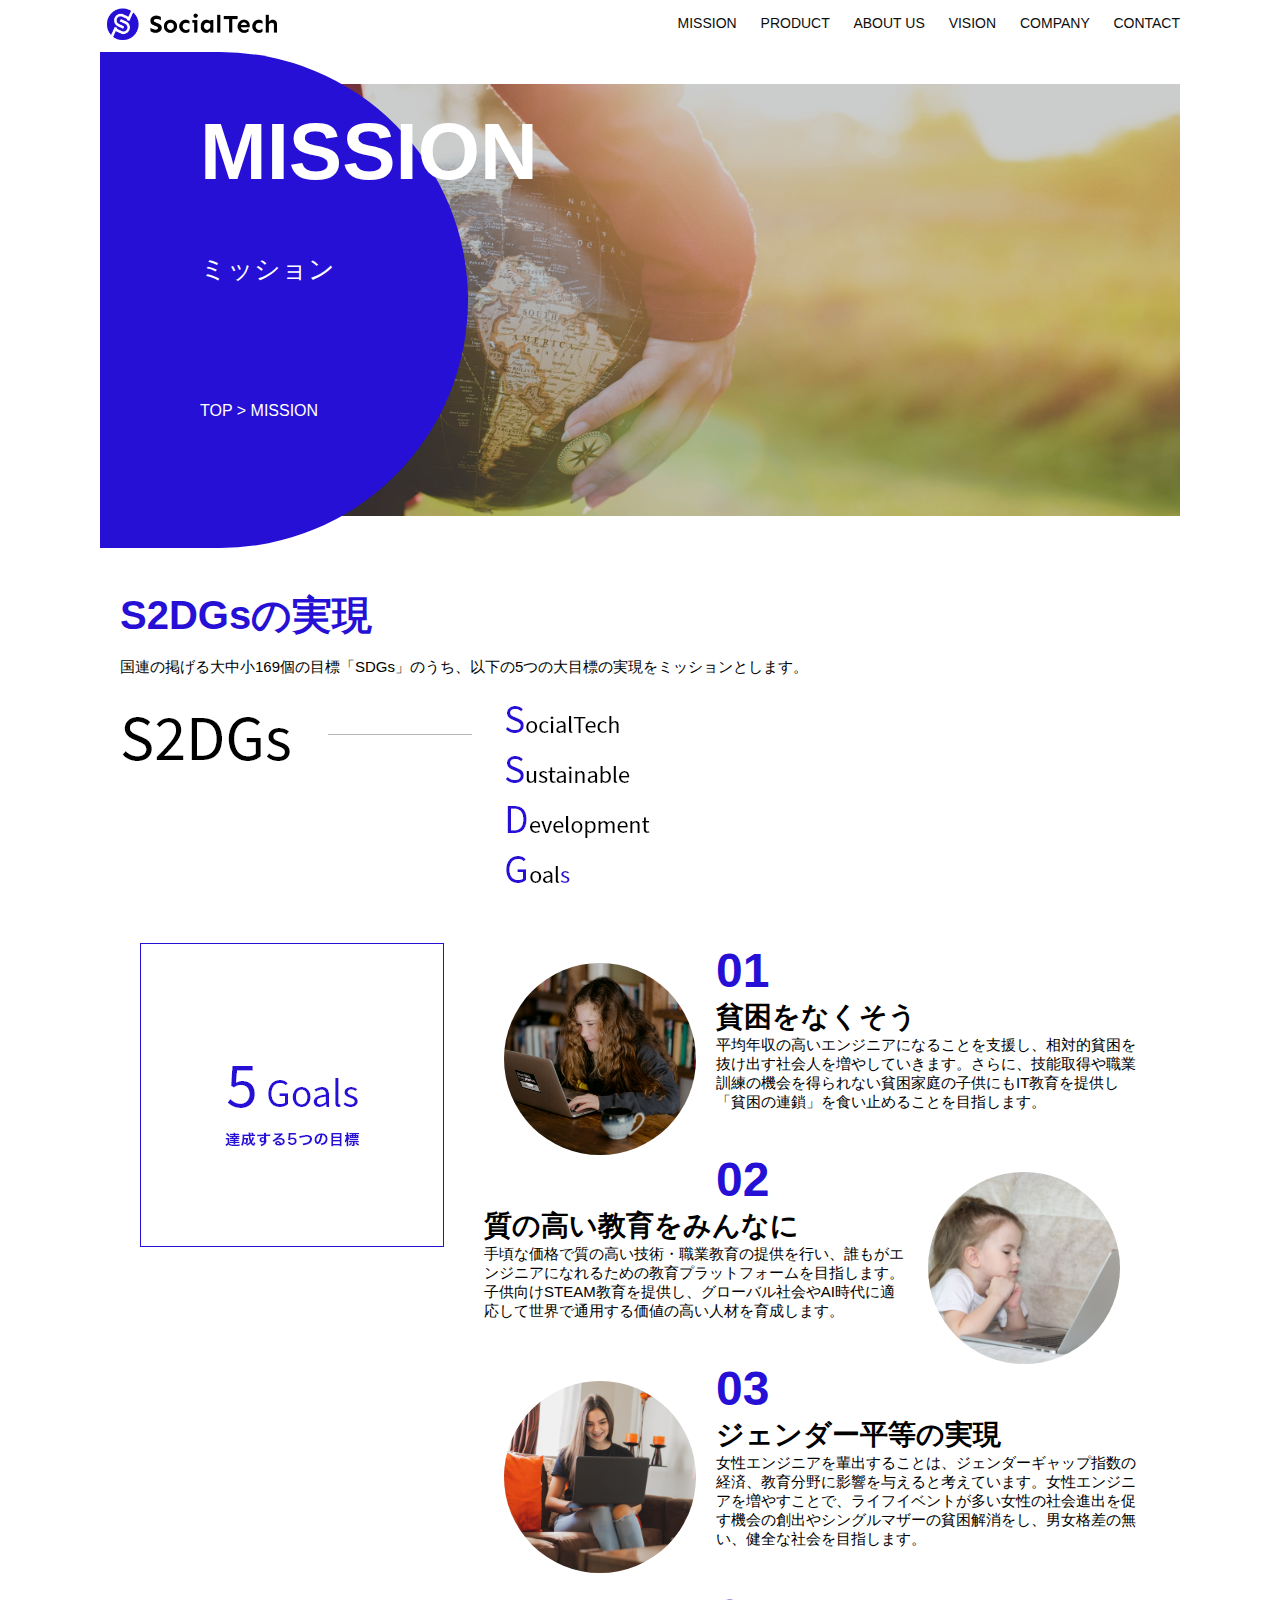
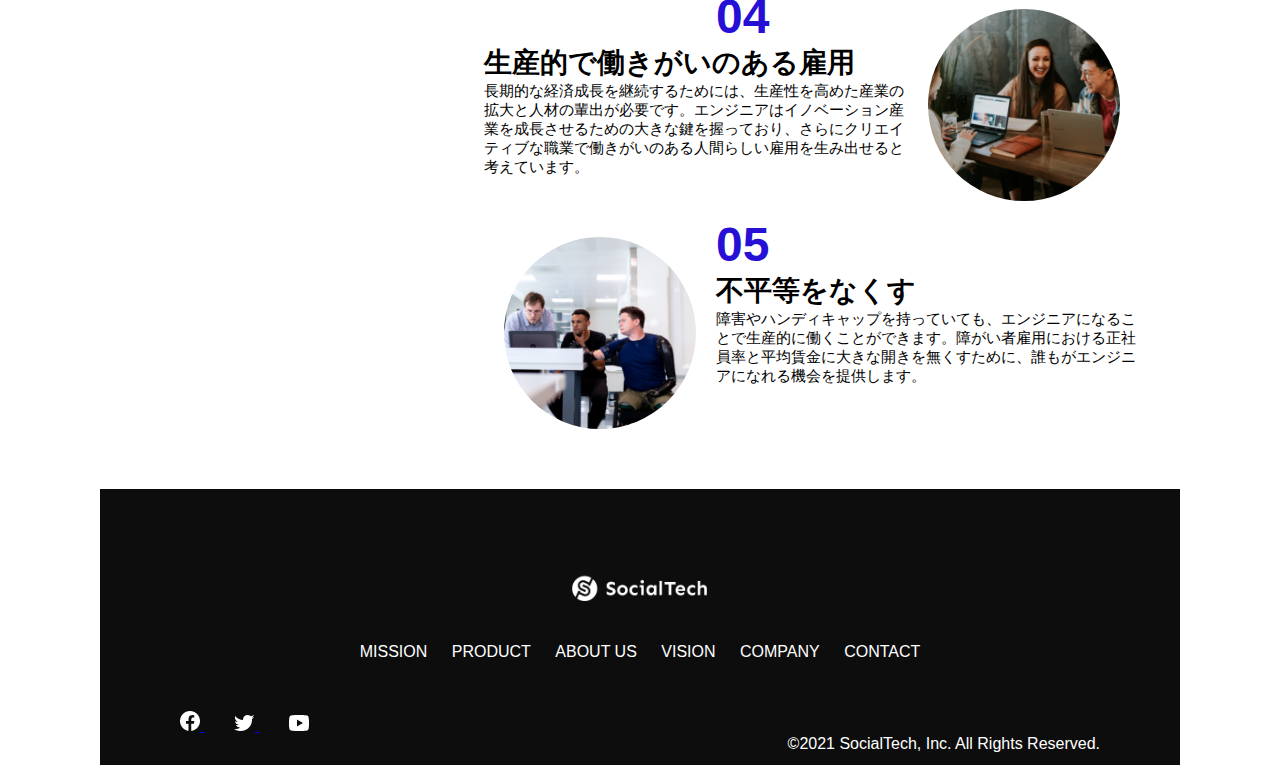
<file: kadai_tutorial_output/mission.html>
<!DOCTYPE html>
<html lang="ja">
  <head>
    <meta charset="UTF-8" />
    <meta name="description" content="SocialTechが目指す5つの目標（S2DGs）を紹介します">
    <meta name="viewport" content="width=device-width, initial-scale=1.0" />
    <link rel="stylesheet" href="./style.css" />
    <title>SocialTech - MISSION ミッション -</title>
  </head>
  <body>
    <header>
      <a id="logo" href="index.html"><img src="./images/logo.png" alt="logo"/></a>
      <!-- PC用ナビゲーション -->
      <nav id="nav-pc">
        <a href="./mission.html">MISSION</a>
        <a href="./product.html">PRODUCT</a>
        <a href="index.html#aboutus">ABOUT US</a>
        <a href="index.html#vision">VISION</a>
        <a href="index.html#company">COMPANY</a>
        <a href="index.html#contact">CONTACT</a>
      </nav>
      <!-- スマホ用メニューボタン -->
      <img id="menu-sp" src="images/button-menu.png" alt="ナビゲーションを開く" onclick="document.getElementById('nav-sp').style.display = 'block'">
      <!-- スマホ用ナビゲーション -->
      <nav id="nav-sp">
        <img id="close" src="images/button-close.png" alt="ナビゲーションを閉じる" onclick="document.getElementById('nav-sp').style.display = 'none'">
        <a id="logo-sp" href="index.html" onclick="document.getElementById('nav-sp').style.display = 'none'">
          <img src="images/logo-sp.png" alt="トップページに戻る">
        </a>
        <a class="menu" href="mission.html" onclick="document.getElementById('nav-sp').style.display = 'none'">MISSION</a>
        <a class="menu" href="product.html" onclick="document.getElementById('nav-sp').style.display = 'none'">PRODUCT</a>
        <a class="menu" href="index.html#aboutus" onclick="document.getElementById('nav-sp').style.display = 'none'">ABOUTUS</a>
        <a class="menu" href="index.html#vision" onclick="document.getElementById('nav-sp').style.display = 'none'">VISION</a>
        <a class="menu" href="index.html#company" onclick="document.getElementById('nav-sp').style.display = 'none'">COMPANY</a>
        <a class="menu" href="index.html#contact" onclick="document.getElementById('nav-sp').style.display = 'none'">CONTACT</a>
        <div id="sns">
          <a href="https://www.facebook.com/sejuku2013">
            <img src="images/button-facebook.png" alt="Facebookのリンク">
          </a>
          <a href="https://twitter.com/samuraijuku">
            <img src="images/button-twitter.png" alt="Twitterのリンク">
          </a>
          <a href="https://www.youtube.com/channel/UCCFOQO5aDK0xXam4cUQXT8g">
            <img src="images/button-youtube.png" alt="YouTubeのリンク">
          </a>
        </div>
      </nav>
    </header>

    <main>
      <article>
        <section id="mission-main">
            <div id="mission-title">
                <h1>MISSION</h1>
                <span>ミッション</span>
                <div>TOP > MISSION</div>
            </div>
        </section>
        <section id="mission-s2dgs">
            <h2 class="mission-h2">S2DGsの実現</h2>
            <p>国連の掲げる大中小169個の目標「SDGs」のうち、以下の5つの大目標の実現をミッションとします。</p>
            <img src="images/mission/mission-s2dgs.png" alt="S2DGs">
        </section>
        <section id="mission-5goals">
            <div>
                <img id="s2dgs-image" src="images/mission/mission-5goals.png" alt="5Goals">
            </div>
            <div>
                <div>
                    <img class="fivegoals-image-left" src="images/mission/mission-5goals01.png" alt="PCを操作する女の子">
                    <span class="fivegoals-number">01</span>
                    <h3 class="fivegoals-h3">貧困をなくそう</h3>
                    <p class="fivegoals-p">
                        平均年収の高いエンジニアになることを支援し、相対的貧困を抜け出す社会人を増やしていきます。さらに、技能取得や職業訓練の機会を得られない貧困家庭の子供にもIT教育を提供し「貧困の連鎖」を食い止めることを目指します。
                    </p>
                </div>
                <div>
                    <img class="fivegoals-image-right" src="images/mission/mission-5goals02.png" alt="PCを見つめる小さい女の子">
                    <span class="fivegoals-number">02</span>
                    <h3 class="fivegoals-h3">質の高い教育をみんなに</h3>
                    <p class="fivegoals-p">
                        手頃な価格で質の高い技術・職業教育の提供を行い、誰もがエンジニアになれるための教育プラットフォームを目指します。子供向けSTEAM教育を提供し、グローバル社会やAI時代に適応して世界で通用する価値の高い人材を育成します。
                    </p>
                </div>
                <div>
                    <img class="fivegoals-image-left" src="images/mission/mission-5goals03.png" alt="PCを操作する女性">
                    <span class="fivegoals-number">03</span>
                    <h3 class="fivegoals-h3">ジェンダー平等の実現</h3>
                    <p class="fivegoals-p">
                        女性エンジニアを輩出することは、ジェンダーギャップ指数の経済、教育分野に影響を与えると考えています。女性エンジニアを増やすことで、ライフイベントが多い女性の社会進出を促す機会の創出やシングルマザーの貧困解消をし、男女格差の無い、健全な社会を目指します。
                    </p>
                </div>
                <div>
                    <img class="fivegoals-image-right" src="images/mission/mission-5goals04.png" alt="笑顔で話し合う3人の男女">
                    <span class="fivegoals-number">04</span>
                    <h3 class="fivegoals-h3">生産的で働きがいのある雇用</h3>
                    <p class="fivegoals-p">
                        長期的な経済成長を継続するためには、生産性を高めた産業の拡大と人材の輩出が必要です。エンジニアはイノベーション産業を成長させるための大きな鍵を握っており、さらにクリエイティブな職業で働きがいのある人間らしい雇用を生み出せると考えています。
                    </p>
                </div>
                <div>
                    <img class="fivegoals-image-left" src="images/mission/mission-5goals05.png" alt="障害を持つ男性が生き生きと働く様子">
                    <span class="fivegoals-number">05</span>
                    <h3 class="fivegoals-h3">不平等をなくす</h3>
                    <p class="fivegoals-p">
                        障害やハンディキャップを持っていても、エンジニアになることで生産的に働くことができます。障がい者雇用における正社員率と平均賃金に大きな開きを無くすために、誰もがエンジニアになれる機会を提供します。
                    </p>
                </div>
            </div>
        </section>
        
      </article>

      <footer>
        <div class="footer-logo">
          <img src="./images/logo-sp.png" alt="SocialTech" />
        </div>
        <div id="footer-link">
          <a href="mission.html">MISSION</a>
          <a href="product.html">PRODUCT</a>
          <a href="index.html#aboutus">ABOUT US</a>
          <a href="index.html#vision">VISION</a>
          <a href="index.html#company">COMPANY</a>
          <a href="index.html#contact">CONTACT</a>
        </div>

        <div id="sns-footer">
          <a href="https://www.facebook.com/sejuku2013">
            <img src="images/button-facebook.png" alt="Facebookのリンク"/>
          </a>
          <a href="https://twitter.com/samuraijuku">
            <img src="images/button-twitter.png" alt="Twitterのリンク"/>
          </a>
          <a href="https://www.youtube.com/channel/UCCFOQO5aDK0xXam4cUQXT8g">
            <img src="images/button-youtube.png" alt="YouTubeのリンク"/>
          </a>
        </div>
        <span id="copyright">
          &copy;2021 SocialTech, Inc. All Rights Reserved.
        </span>
      </footer>
    </main>
  </body>
</html>
</file>
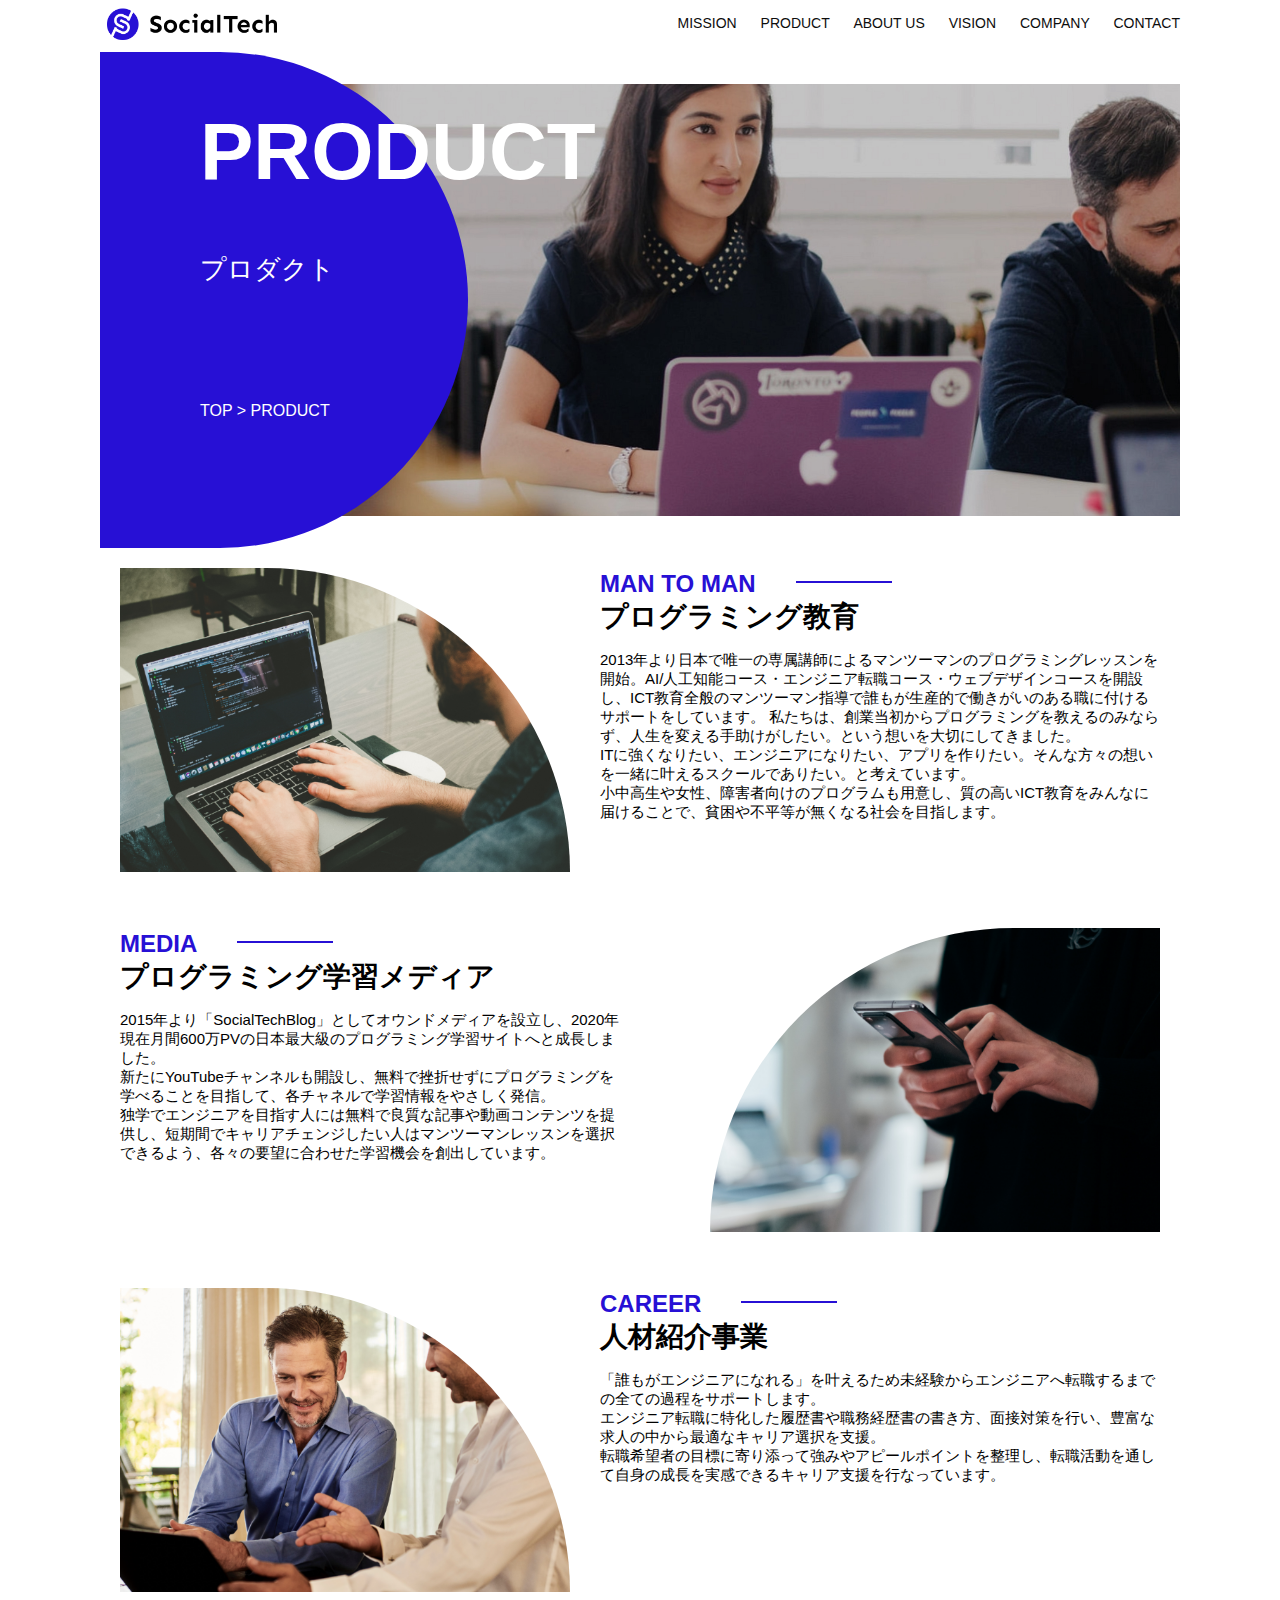
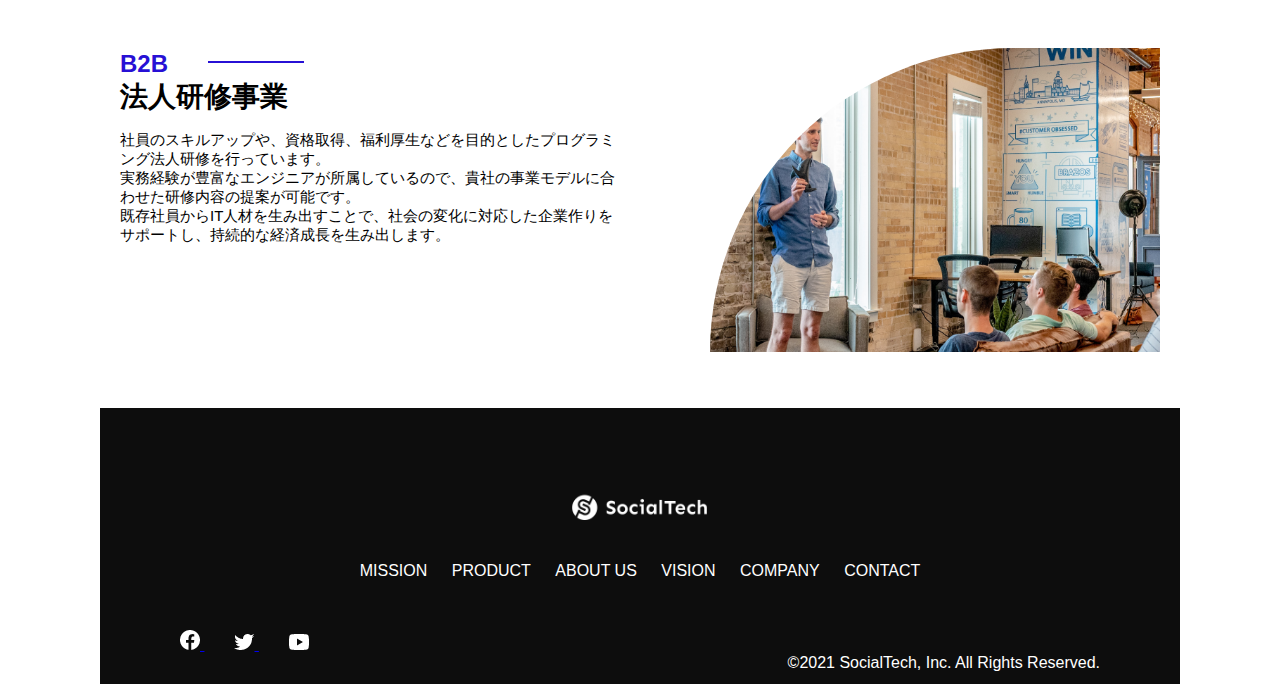
<file: kadai_tutorial_output/product.html>
<!DOCTYPE html>
<html lang="ja">
  <head>
    <meta charset="UTF-8" />
    <meta name="description" content="SocialTechの4つのプロダクトを紹介します">
    <meta name="viewport" content="width=device-width, initial-scale=1.0" />
    <link rel="stylesheet" href="./style.css" />
    <title>SocialTech -PRODUCT プロダクト-</title>
  </head>
  <body>
    <header>
      <a id="logo" href="index.html"><img src="./images/logo.png" alt="logo"/></a>
      <!-- PC用ナビゲーション -->
      <nav id="nav-pc">
        <a href="./mission.html">MISSION</a>
        <a href="./product.html">PRODUCT</a>
        <a href="index.html#aboutus">ABOUT US</a>
        <a href="index.html#vision">VISION</a>
        <a href="index.html#company">COMPANY</a>
        <a href="index.html#contact">CONTACT</a>
      </nav>
      <!-- スマホ用メニューボタン -->
      <img id="menu-sp" src="images/button-menu.png" alt="ナビゲーションを開く" onclick="document.getElementById('nav-sp').style.display = 'block'">
      <!-- スマホ用ナビゲーション -->
      <nav id="nav-sp">
        <img id="close" src="images/button-close.png" alt="ナビゲーションを閉じる" onclick="document.getElementById('nav-sp').style.display = 'none'">
        <a id="logo-sp" href="index.html" onclick="document.getElementById('nav-sp').style.display = 'none'">
          <img src="images/logo-sp.png" alt="トップページに戻る">
        </a>
        <a class="menu" href="mission.html" onclick="document.getElementById('nav-sp').style.display = 'none'">MISSION</a>
        <a class="menu" href="product.html" onclick="document.getElementById('nav-sp').style.display = 'none'">PRODUCT</a>
        <a class="menu" href="index.html#aboutus" onclick="document.getElementById('nav-sp').style.display = 'none'">ABOUTUS</a>
        <a class="menu" href="index.html#vision" onclick="document.getElementById('nav-sp').style.display = 'none'">VISION</a>
        <a class="menu" href="index.html#company" onclick="document.getElementById('nav-sp').style.display = 'none'">COMPANY</a>
        <a class="menu" href="index.html#contact" onclick="document.getElementById('nav-sp').style.display = 'none'">CONTACT</a>
        <div id="sns">
          <a href="https://www.facebook.com/sejuku2013">
            <img src="images/button-facebook.png" alt="Facebookのリンク">
          </a>
          <a href="https://twitter.com/samuraijuku">
            <img src="images/button-twitter.png" alt="Twitterのリンク">
          </a>
          <a href="https://www.youtube.com/channel/UCCFOQO5aDK0xXam4cUQXT8g">
            <img src="images/button-youtube.png" alt="YouTubeのリンク">
          </a>
        </div>
      </nav>
    </header>

    <main>
      <article>
        <section id="product-main">
            <div id="product-title">
                <h1>PRODUCT</h1>
                <span>プロダクト</span>
                <div>TOP > PRODUCT</div>
            </div>
        </section>

        <section class="product-section1">
            <img src="images/product/product-mantoman.png" alt="PCでコードを書く男性">
            <div>
                <h2 class="product-h2">MAN TO MAN</h2>
                <h3 class="product-h3">プログラミング教育</h3>
                <p>
                    2013年より日本で唯一の専属講師によるマンツーマンのプログラミングレッスンを開始。AI/人工知能コース・エンジニア転職コース・ウェブデザインコースを開設し、ICT教育全般のマンツーマン指導で誰もが生産的で働きがいのある職に付けるサポートをしています。
                    私たちは、創業当初からプログラミングを教えるのみならず、人生を変える手助けがしたい。という想いを大切にしてきました。<br>
                    ITに強くなりたい、エンジニアになりたい、アプリを作りたい。そんな方々の想いを一緒に叶えるスクールでありたい。と考えています。<br>
                    小中高生や女性、障害者向けのプログラムも用意し、質の高いICT教育をみんなに届けることで、貧困や不平等が無くなる社会を目指します。
                </p>
            </div>
        </section>
        <section class="product-section2">
            <div>
                <h2 class="product-h2">MEDIA</h2>
                <h3 class="product-h3">プログラミング学習メディア</h3>
                <p>2015年より「SocialTechBlog」としてオウンドメディアを設立し、2020年現在月間600万PVの日本最大級のプログラミング学習サイトへと成長しました。<br>
                    新たにYouTubeチャンネルも開設し、無料で挫折せずにプログラミングを学べることを目指して、各チャネルで学習情報をやさしく発信。<br>
                    独学でエンジニアを目指す人には無料で良質な記事や動画コンテンツを提供し、短期間でキャリアチェンジしたい人はマンツーマンレッスンを選択できるよう、各々の要望に合わせた学習機会を創出しています。
                </p>
            </div>
            <img src="images/product/product-media.png" alt="スマートフォンを操作する人">
        </section>
        <section class="product-section1">
            <img src="images/product/product-career.png" alt="笑顔で話し合う2人の男性">
            <div>
                <h2 class="product-h2">CAREER</h2>
                <h3 class="product-h3">人材紹介事業</h3>
                <p>
                    「誰もがエンジニアになれる」を叶えるため未経験からエンジニアへ転職するまでの全ての過程をサポートします。<br>
                    エンジニア転職に特化した履歴書や職務経歴書の書き方、面接対策を行い、豊富な求人の中から最適なキャリア選択を支援。<br>
                    転職希望者の目標に寄り添って強みやアピールポイントを整理し、転職活動を通して自身の成長を実感できるキャリア支援を行なっています。<br>
                </p>
            </div>
        </section>
        <section class="product-section2">
            <div>
                <h2 class="product-h2">B2B</h2>
                <h3 class="product-h3">法人研修事業</h3>
                <p>
                    社員のスキルアップや、資格取得、福利厚生などを目的としたプログラミング法人研修を行っています。<br>
                    実務経験が豊富なエンジニアが所属しているので、貴社の事業モデルに合わせた研修内容の提案が可能です。<br>
                    既存社員からIT人材を生み出すことで、社会の変化に対応した企業作りをサポートし、持続的な経済成長を生み出します。
                </p>
            </div>
            <img src="images/product/product-b2b.png" alt="講演中の男性とそれを聴く人々">
        </section>

        

     </article>
     
      <footer>
        <div class="footer-logo">
          <img src="./images/logo-sp.png" alt="SocialTech" />
        </div>
        <div id="footer-link">
          <a href="mission.html">MISSION</a>
          <a href="product.html">PRODUCT</a>
          <a href="index.html#aboutus">ABOUT US</a>
          <a href="index.html#vision">VISION</a>
          <a href="index.html#company">COMPANY</a>
          <a href="index.html#contact">CONTACT</a>
        </div>

        <div id="sns-footer">
          <a href="https://www.facebook.com/sejuku2013">
            <img src="images/button-facebook.png" alt="Facebookのリンク"/>
          </a>
          <a href="https://twitter.com/samuraijuku">
            <img src="images/button-twitter.png" alt="Twitterのリンク"/>
          </a>
          <a href="https://www.youtube.com/channel/UCCFOQO5aDK0xXam4cUQXT8g">
            <img src="images/button-youtube.png" alt="YouTubeのリンク"/>
          </a>
        </div>
        <span id="copyright">
          &copy;2021 SocialTech, Inc. All Rights Reserved.
        </span>
      </footer>
    </main>
  </body>
</html>
</file>
<file: kadai_tutorial_output/style.css>
/* PC、スマホ共通スタイル */
 body {
   font-family: "Source Sans Pro", "Hiragino Kaku Gothic ProN", Meiryo, Arial, sans-serif;
 }
 
 p {
   font-size: 15px;
 }

 .arrow-right {
  color: #2710d5;
}

#submit {
  margin-top: 50px;
}

/* PC用カルーセル設定 */
.carousel {
  margin: 0 20px 0 20px;
}
  
.carouselImg {
  width: 100%;
}

  /*================
  PC用のスタイル
  =================*/

  @media screen and (min-width: 768px) {

body {
    max-width: 1080px;
    min-width: 900px;
    margin: 0 auto;
}

header {
    display: flex;
    justify-content: space-between;
}

#nav-pc {
    font-size: 14px;
    padding-top: 15px;
}

#nav-pc > a {
    text-decoration: none;
    margin-left: 20px;
}

#nav-pc > a:link {
    color: #0d0d0d;
}

#nav-pc > a:visited {
    color: #0d0d0d;
}

#nav-pc > a:hover {
    color: #0d0d0d;
    text-decoration: underline;
}

#nav-pc > a:active {
    color: #0d0d0d;
}

#nav-sp, #menu-sp {
  display: none;
}


#main-visual {
    position: relative;
    height: 400px;
}

#main-message {
    position: absolute;
    top: 0;
    left: 0;
    background-color: #2710d5;
    color: #ffffff;
    border-bottom-right-radius: 476px;
    width: 100%;
    height: 100%;
    max-width: 620px;
    z-index: 11;
}

#main-message > h1 {
    font-size: 60px;
    font-weight: bold;
    margin: 100px 0 0 50px;
}

#main-message > p {
    font-size: 28px;
    margin: 0 0 0 50px;
}

#main-visual > img {
    max-width: 620px;
    border-top-left-radius: 476px;
    position: absolute;
    top: 0;
    right: 0;
    z-index: 10;
}

h2 {
  margin: 40px 0 0 0;
}

h2::after {
    content: url(images/line.png);
    margin-left: 40px;
}

h3 {
    font-size: 27px;
}

#mission {
    margin: 80px auto;
    width: 100%;
}

#mission-flex {
    width: 100%;
    display: flex;
}

#mission-flex > div {
    width: 50%;
    margin: 20px;
}

#mission-photo {
    width: 100%;
}

#s2dgs {
    margin-top: 50px;
    width: 100%;
}

#product {
    background-color: #fafafa;
    margin: 80px 0;
    padding: 10px 40px 0 40px;
}

#product > div {
    margin-top: 40px;
    display: flex;
}

#product-left {
    width: 50%;
    margin-right: 20px;
}

#product-right {
    width: 50%;
    margin: 80px 0 0 20px;
}

#product-left > div {
    position: relative;
    height: 480px;
    margin-right: 20px;
}

#product-right > div {
    position: relative;
    height: 480px;
    margin-left: 20px;
}

.product-photo {
    width: 100%;
}

.product-explain {
    background-color: white;
    position: absolute;
    left: 0;
    top: 280px;
    margin: 0 40px;
    padding: 20px;
    box-shadow: 5px 5px 10px rgba(0, 0, 0, 0.05);
}

.product-explain > span {
    color: #2710d5;
    font-weight: bold;
    font-size: 16px;
    margin: 0;
}

.product-explain > h3 {
    font-size: 20px;
    margin: 5px 0;
}

.product-explain > p {
    font-size: 14px;
    margin: 0;
}

#product-more {
    margin: 0 auto -42px auto;
}

 /* ABOUT US */

 #aboutus {
    margin: 80px auto 80px auto;
 }

 #aboutus > div {
    display: flex;
 }

 .culture-img {
    width: 100%;
    align-self: flex-start;
 }

 .culture-img2 {
    margin-top: 50px;
    width: 100%;
 }

 .culture-table {
    margin-right: 50px;
 }

 .culture-num {
    font-size: 80px;
    color: #2710d5;
    margin: 0 20px 0 0;
 }

 .culture-en {
    font-size: 24px;
    color: #2710d5;
    font-weight: bold;
    display: block;
 }

 .culture-jp {
    font-size: 28px;
    font-weight: bold;
 }

 .culture-description {
    margin: 0;
 }

  /* vision */

  #vision {
    margin: 80px auto;
  }

  #vision > div {
    width: 100%;
    display: flex;
    justify-content: space-between;
    flex-wrap: wrap;
  }

  .vision-box {
    width: 300px;
    height: 300px;
    margin-bottom: 30px;
    position: relative;
  }

  .vision-box > img {
    width: 100%;
    height: auto;
    position: absolute;
    top: 0;
    left: 0;
    z-index: 30;
  }

  .vision-box > span {
    position: absolute;
    top: 0;
    left: 0;
    z-index: 31;
    margin-right: 20px;
  }

  .vision-box > span > h4 {
    color: #2710d5;
    font-size: 19px;
    margin: 80px 0 0 0;
  }

  .vision-box > span > h4::first-letter {
    font-size: 40px;
  }

  .vision-box > span > h5 {
    font-size: 20px;
    margin: 0;
  }

  .vision-box > span > p {
    margin-top: 10px;
  }

  /* company */
  #company {
    margin: 80px auto 80px auto;
  }

  #company-table {
    width: 100%;
  }

  .tableheader {
    text-align: left;
    padding: 20px;
    border-bottom-color: #2710d5;
    border-bottom-width: 1px;
    border-bottom-style: solid;
    width: 100px;
  }
 
  .tableheader-first {
    text-align: left;
    padding: 20px;
    border-bottom-color: #2710d5;
    border-bottom-width: 1px;
    border-bottom-style: solid;
    border-top-color: #2710d5;
    border-top-width: 1px;
    border-top-style: solid;
    width: 100px;
  }

  .cell {
    padding: 30px;
    border-bottom-color: #ececec;
    border-bottom-width: 1px;
    border-bottom-style: solid;
  }

  .cell-first {
    padding: 30px;
    border-bottom-color: #ececec;
    border-bottom-width: 1px;
    border-bottom-style: solid;
    border-top-color: #ececec;
    border-top-width: 1px;
    border-top-style: solid;
  }

  #company > iframe {
    width: 100%;
    height: 368px;
    margin-top: 40px;
  }

  /* 会社概要 */

  #contact {
    margin: 80px auto;
  }

  #contact > form > div {
    display: flex;
    flex-direction: row;
    flex-wrap: wrap;
    padding-bottom: 30px;
  }

  .contact-heading {
    width: 240px;
    align-self: center;
  }

  .contact-label {
    font-weight: bold;
  }

  .contact-span {
    color: #ce2222;
    margin-left: 20px;
    font-weight: bold;
  }

  .contact-textbox {
    border-top: 0;
    border-left: 0;
    border-right: 0;
    border-bottom-width: 1px;
    border-bottom-color: #707070;
    border-bottom-style: solid;
    background-color: #fafafa;
    width: 400px;
    height: 56px;
  }

  .contact-textarea {
    border-top: 0px;
    border-left: 0px;
    border-right: 0px;
    border-bottom-width: 1px;
    border-bottom-color: #707070;
    border-bottom-style: solid;
    background-color: #fafafa;
    width: 400px;
    height: 200px;
  }

  details {
    width: 700px;
  }

  details > div {
    background-color: #fafafa;
    padding: 20px;
  }

  details > div > span {
    font-weight: bold;
  }

  /* Footer */

  footer {
    background-color: #0d0d0d;
    text-align: center;
    padding: 80px 80px 30px 80px;
  }

  .footer-logo {
    margin-bottom: 30px;
  }

  #footer-link {
    margin-bottom: 50px;
  }

  #footer-link > a {
    text-decoration: none;
    margin: 10px;
  }

  #footer-link > a:link {
    color: #ffffff;
  }
  #footer-link > a:visited {
    color: #ffffff;
  }
  #footer-link > a:hover {
    color: #ffffff;
    text-decoration: underline;
  }
  #footer-link > a:active {
    color: #ffffff;
  }

  #sns-footer {
    text-align: left;
    width: 100%;
  }

  #sns-footer > a {
    margin-right: 30px;
  }

  #copyright {
    color: #ffffff;
    float: right;
  }

  /* mission.html用スタイル */
  #mission-main {
    height: 496px;
    width: 100%;
    background-image: url("images/mission/mission-main.png");
    background-repeat: no-repeat;
    background-position-y: center;
  }

  #mission-title {
    background-color: #2710d5;
    width: 368px;
    color: #ffffff;
    height: 496px;
    border-radius: 0 248px 248px 0;
    position: relative;
  }

  #mission-title > h1 {
    position: absolute;
    top: 0px;
    left: 100px;
    font-size: 80px;
  }

  #mission-title > span {
    position: absolute;
    top: 200px;
    left: 100px;
    font-size: 26px;
  }

  #mission-title > div {
    position: absolute;
    top: 350px;
    left: 100px;
    font-size: 16px;
  }

  #mission-s2dgs {
    width: 100%;
    margin: 20px;
  }

  .mission-h2 {
    color: #2710d5;
    font-size: 40px;
  }

  .mission-h2::after {
    content: none;
  }

  #mission-5goals {
    margin: 20px;
    display: flex;
  }

  #mission-5goals > div {
    flex-grow: 1;
    padding: 20px;
  }

  #mission-5goals > div > div {
    margin-bottom: 40px;
  }

  .fivegoals-image-right {
    float: right;
    margin: 20px;
  }

  .fivegoals-image-left {
    float: left;
    margin: 20px;
  }

  .fivegoals-number {
    color: #2710d5;
    font-size: 48px;
    margin: 0;
    font-weight: bold;
  }

  .fivegoals-h3 {
    font-size: 28px;
    margin: 0;
  }

  .fivegoals-p {
    margin: 0;
  }

  /* product.html用スタイル */

  #product-main {
    height: 496px;
    width: 100%;
    background-image: url(images/product/product-main.png);
    background-repeat: no-repeat;
    background-position-y: center;
  }

  #product-title {
    background-color: #2710d5;
    width: 368px;
    color: #fff;
    height: 496px;
    border-radius: 0 248px 248px 0;
    position: relative;
  }

  #product-title > h1 {
    position: absolute;
    top: 0;
    left: 100px;
    font-size: 80px;
  }

  #product-title > span {
    position: absolute;
    top: 200px;
    left: 100px;
    font-size: 26px;
  }

  #product-title > div {
    position: absolute;
    top: 350px;
    left: 100px;
    font-size: 16px;
  }

  .product-section1 {
    position: relative;
    margin: 20px;
    height: 340px;
  }

  .product-section1 > img {
    position: absolute;
    top: 0;
    left: 0;
    width: 450px;
    margin: 0 40px 30px 0;
    border-top-right-radius: 432px;
  }

  .product-section1 > div {
    position: absolute;
    top: 0;
    left: 480px;
  }

  .product-section2 {
    position: relative;
    margin: 20px;
    height: 340px;
  }

  .product-section2 > img {
    position: absolute;
    top: 0;
    right: 0;
    width: 450px;
    margin: 0 0 30px 40px;
    border-top-left-radius: 432px;
  }

  .product-section2 > div {
    width: 500px;
    position: absolute;
    top: 0;
    left: 0;
  }

  .product-h2 {
    color: #2710d5;
    font-size: 24px;
    margin: 0;
  }

  .product-h3 {
    font-size: 28px;
    margin: 0;
  }





}

/*====================
  スマートフォン用のスタイル
  =====================*/

  @media screen and (max-width: 767px) {

    body {
      min-width: 375px;
      margin: 0;
    }

    .carousel {
      margin: 0;
    }

    #nav-pc {
      display: none;
    }

    #menu-sp {
      float: right;
      padding: 0;
      position: absolute;
      top: 0;
      right: 0;
    }

    /* NAVバー */

    #nav-sp {
      background-color: #2710d5;
      position: absolute;
      top: 0;
      left: 0;
      width: 100%;
      height: 100%;
      display: none;
      z-index:  100;
    }

    #close {
      position: absolute;
      top: 20px;
      right: 20px;
    }

    #logo-sp {
      margin: 80px 0 30px 20px;
    }

    #nav-sp > a {
      display: block;
    }

    #nav-sp > a:link {
      color: white;
    }

    #nav-sp > a:visited {
      color: white;
    }

    #nav-sp > a:hover {
      color: white;
      text-decoration: underline;
    }

    #nav-sp > a:active {
      color: white;
    }

    #nav-sp > .menu {
      text-decoration: none;
      display: block;
      margin: 0 20px;
      height: 44px;
      font-size: 16px;
      background-image: url("images/arrow.png");
      background-repeat: no-repeat;
      background-position: right top;
    }

    #sns {
      position: absolute;
      bottom: 20px;
      left: 20px;
    }

    #sns > a {
      margin-right: 30px;
    }

    #main-visual {
      position: relative;
      height: 470px;
      width: 100%;
      overflow: hidden;
    }

    #main-visual > div {
      position: absolute;
      top: 0;
      left: 0;
      background-color: #2710d5;
      color: #ffffff;
      border-bottom-right-radius: 476px;
      text-align: center;
      height: 280px;
      width: 100%;
      z-index: 11;
    }

    #main-visual > div > h1 {
      font-size: 28px;
      margin-top: 90px;
    }

    #main-visual > div > p {
      margin: 0;
    }

    #main-visual > img {
      width: 100%;
      border-top-left-radius: 476px;
      z-index: 10;
      position: absolute;
      bottom: 0;
      right: 0;
    }

    h2::after {
      content: url(images/line.png);
      margin-left: 10px;
    }

    h3 {
      font-size: 24px;
      margin-top: 10px;
    }

    /* MISSION */

    #mission {
      margin: 20px;
    }

    #mission-photo, #s2dgs {
      width: 100%;
    }

    /* PRODUCT */

    #product {
      background-color: #fafafa;
      padding-top: 10px;
    }

    #product h2 {
      margin-left: 20px;
    }

    #product-left, #product-right {
      margin: 0 20px;
    }

    #product-left > div, #product-right > div {
      position: relative;
      height: 540px;
    }

    .product-explain {
      background-color: #fff;
      position: absolute;
      left: 0;
      bottom: 50px;
      padding: 20px;
      box-shadow: 5px 5px 10px rgba(0, 0, 0, 0.05);
    }

    .product-explain > span {
      color: #2710d5;
      font-weight: bold;
      font-size: 16px;
      margin: 0;
    }

    .product-explain > h3 {
      margin: 10px 0;
    }

    .product-photo {
      width: 100%;
    }

    #product-more > img {
      margin: 0 0 -42px 20px;
    }

    /* ABOUTUS */

    #aboutus {
      margin: 80px 20px;
    }

    #aboutus > div {
      display: flex;
      flex-direction: column;
    }

    .culture-table {
      width: 100%;
      padding-right: 20px;
      order: 2;
    }

    .culture-img {
      width: 100%;
      order: 1;
    }

    .culture-img2 {
      width: 100%;
    }

    .culture-num {
      font-size: 80px;
      color: #2710d5;
    }

    .culture-en {
      color: #2710d5;
      font-weight: bold;
      font-size: 24px;
      display: block;
    }

    .culture-description {
      margin: 0;
    }

    /* VISION */

    #vision {
      margin: 80px 20px;
    }

    .vision-box {
      height: 300px;
      width: 300px;
      margin-bottom: 30px;
      position: relative;
    }

    .vision-box > img {
      width: 100%;
      height: auto;
      position: absolute;
      top: 0;
      left: 0;
      z-index: 30;
    }

    .vision-box > span {
      position: absolute;
      top: 0;
      left: 0;
      z-index: 31;
      margin-right: 20px;
    }

    .vision-box > span > h4 {
      color: #2710d5;
      font-size: 19px;
      margin: 60px 0 0 0;
    }

    .vision-box > span > h5 {
      font-size: 20px;
      margin: 0;
    }

    .vision-box > span > p {
      margin: 10px 0 0 0; 
    }

    /* COMPANY */

    #company {
      margin: 0 20px;
    }

    #company > h3 {
      margin-bottom: 20px;
    }

    #company-table {
      width: 100%;
    }

    .tableheader-first {
      text-align: left;
      padding: 20px;
      border-bottom-color: #2710d5;
      border-bottom-width: 1px;
      border-bottom-style: solid;
      border-top-color: #2710d5;
      border-top-width: 1px;
      border-top-style: solid;
      width: 50px;
    }

    .tableheader {
      text-align: left;
      padding: 20px;
      border-bottom-color: #2710d5;
      border-bottom-width: 1px;
      border-bottom-style: solid;
      width: 50px;
    }

    .cell {
      padding: 20px;
      border-bottom-color: #ececec;
      border-bottom-width: 1px;
      border-bottom-style: solid;
    }

    .cell-first {
      padding: 20px;
      border-bottom-color: #ececec;
      border-bottom-width: 1px;
      border-bottom-style: solid;
      border-top-color: #ececec;
      border-top-width: 1px;
      border-top-style: solid;
    }

    #company > iframe {
      width: 100%;
      height: 240px;
      margin-top: 40px;
    }

    /* CONTACT */

    #contact {
      margin: 80px 20px;
    }

    #contact > h3 {
      margin-bottom: 20px;
    }

    #contact > form > div {
      margin-bottom: 20px;
    }

    .contact-heading {
      margin-bottom: 20px;
    }

    .contact-label {
      font-weight: bold;
    }

    .contact-span {
      color: #ce2222;
      margin-left: 20px;
      font-weight: bold;
    }

    .contact-textbox {
      height: 56px;
      border-top: 0;
      border-left: 0;
      border-right: 0;
      background-color: #fafafa;
      border-bottom-color: #707070;
      border-bottom-width: 1px;
      border-bottom-style: solid;
      min-width: 300px;
      width: 100%;
    }

    .contact-textarea {
      height: 150px;
      border-top: 0;
      border-left: 0;
      border-right: 0;
      background-color: #fafafa;
      width: 100%;
    }

    .radiobutton {
      margin-bottom: 20px;
    }

    .radiobutton + label::after {
      content: "\A";
      white-space: pre;
    }

    /* FOOTER */

    footer {
      background-color: #0d0d0d;
      padding: 30px 20px 50px 20px;
    }

    #footer-logo {
      margin-bottom: 30px;
    }

    #footer-link {
      margin-bottom: 50px;
    }

    #footer-link > a {
      text-decoration: none;
      margin: 0 20px 30px 0;
      display: block;
      background-image: url(images/arrow.png);
      background-repeat: no-repeat;
      background-position: top right;
    }

    #footer-link > a:link {
      color: #fff;
    }

    #footer-link > a:visited {
      color: #fff;
    }

    #footer-link > a:hover {
      color: #fff;
      text-decoration: underline;
    }

    #footer-link > a:active {
      color: #fff;
    }

    #sns-footer > a {
      margin-right: 30px;
    }

    #copyright {
      font-size: 12px;
      display: block;
      margin-top: 30px;
      color: #fff;
    }

    /* mission.html用スタイル */

    #mission-main {
      height: 256px;
      width: 100%;
      background-image: url(images/mission/mission-main.png);
      background-repeat: no-repeat;
      background-position-y: center;
      background-size: auto 208px;
    }

    #mission-title {
      background-color: #2710d5;
      width: 136px;
      color: #ffffff;
      height: 256px;
      border-radius: 0 248px 248px 0;
      position: relative;
    }

    #mission-title > h1 {
      position: absolute;
      top: 0;
      left: 20px;
      font-size: 40px;
    }

    #mission-title > span {
      position: absolute;
      top: 110px;
      left: 20px;
      font-size: 18px;
    }

    #mission-title > div {
      position: absolute;
      top: 180px;
      left: 20px;
      font-size: 13px;
    }

    #mission-s2dgs {
      margin: 20px;
    }

    .mission-h2 {
      color: #2710d5;
      font-size: 38px;
      margin: 0px;
    }

    .mission-h2::after {
      content: none;
    }

    #mission-s2dgs > img {
      width: 100%;
    }

    #section-s2dgs > img {	
      width: 100%;	
    }

    #mission-5goals {
      margin: 20px;
    }

    #mission-5goals > div > div {
      margin-bottom: 40px;
    }

    #s2dgs-image {
      width: 100%;
    }

    .fivegoals-image-right {
      margin: 20px auto;
      display: block;
    }

    .fivegoals-image-left {
      margin: 20px auto;
      display: block;
    }

    .fivegoals-number {
      color: #2710d5;
      font-size: 48px;
      margin: 0;
    }

    .fivegoals-h3 {
      font-size: 28px;
      margin: 0;
    }

    .fivegoals-p {
      margin: 0;
    }

    /* product.html用スタイル */

    #product-main {
      height: 256px;
      width: 100%;
      background-image: url(images/product/product-main.png);
      background-repeat: no-repeat;
      background-position-y: center;
      background-size: auto 208px;
    }

    #product-title {
      background-color: #2710d5;
      width: 136px;
      color: #ffffff;
      height: 256px;
      border-radius: 0 248px 248px 0;
      position: relative;
    }

    #product-title > h1 {
      position: absolute;
      top: 0;
      left: 20px;
      font-size: 40px;
    }

    #product-title > span {
      position: absolute;
      top: 110px;
      left: 20px;
      font-size: 18px;
    }

    #product-title > div {
      position: absolute;
      top: 180px;
      left: 20px;
      font-size: 13px;
    }

    .product-section1 {
      margin: 20px;
    }

    .product-section1 > img {
      width: 100%;
      border-top-right-radius: 300px;
    }

    .product-section2 {
      margin: 20px;
      display: flex;
      flex-direction: column;
    }

    .product-section2 > img {
      order: 1;
      width: 100%;
      border-top-left-radius: 300px;
    }

    .product-section2 > div {
      order: 2;
    }

    .product-h2 {
      color: #2710d5;
      font-size: 24px;
      margin: 0;
    }

    .product-h3 {
      font-size: 28px;
      margin: 0;
    }

  }
</file>
